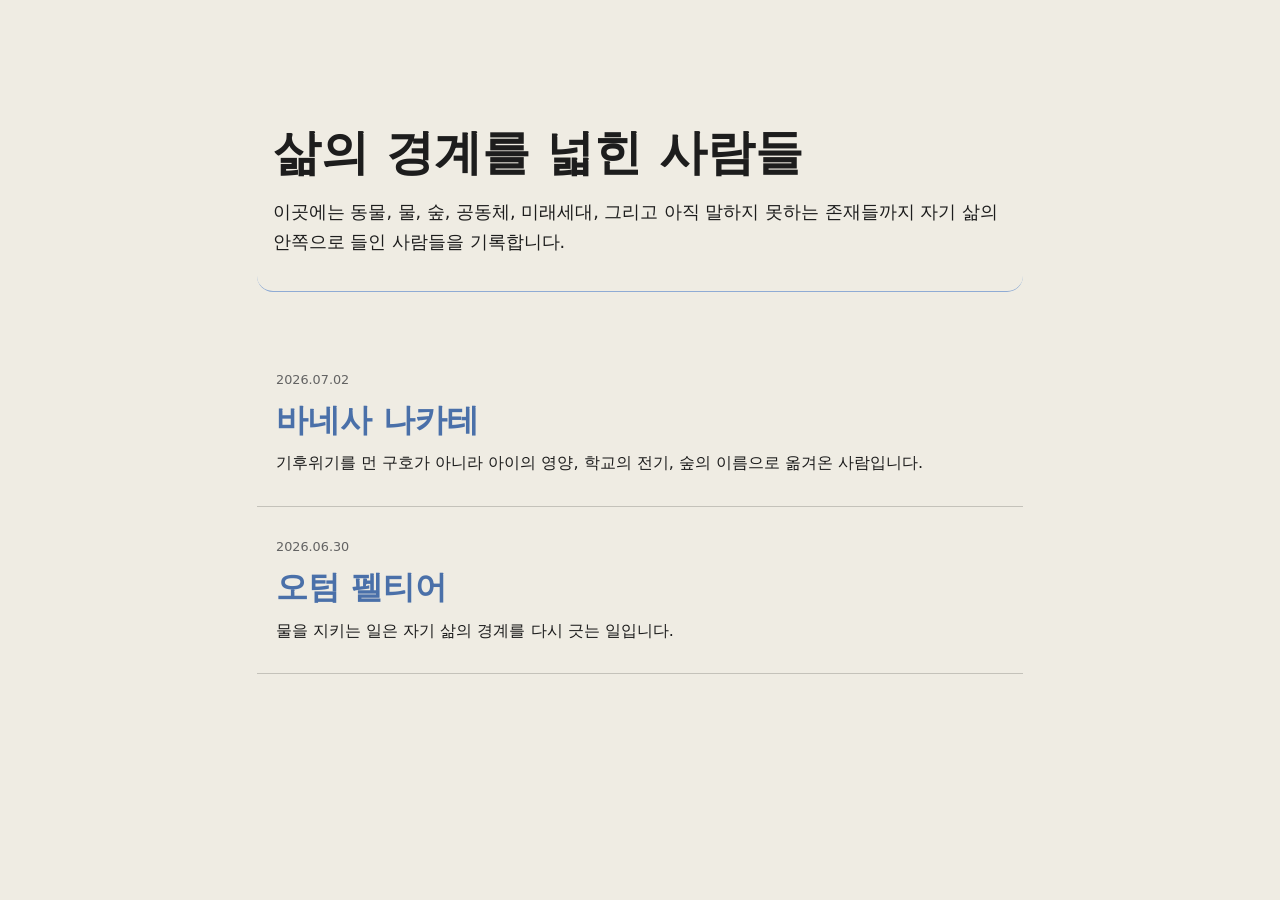
<file: index.html>
<!doctype html>
<html lang="ko">
<head>
  <meta charset="UTF-8">
  <meta name="viewport" content="width=device-width, initial-scale=1.0">
  <meta name="description" content="자아의 반경: 삶의 경계를 넓힌 사람들을 기록하는 한국어 인물 에세이 목록입니다.">
  <title>자아의 반경</title>
  <link rel="stylesheet" href="./style.css">
  <script defer src="./main.js"></script>
</head>
<body>
  <main>
    <header class="title-w">
      <h1>삶의 경계를 넓힌 사람들</h1>
      <p class="big">이곳에는 동물, 물, 숲, 공동체, 미래세대, 그리고 아직 말하지 못하는 존재들까지 자기 삶의 안쪽으로 들인 사람들을 기록합니다.</p>
    </header>

    <section>
      <div class="essay-list" data-essay-list>
        <p class="empty">글 목록을 불러오는 중입니다.</p>
      </div>
    </section>
  </main>
</body>
</html>
</file>
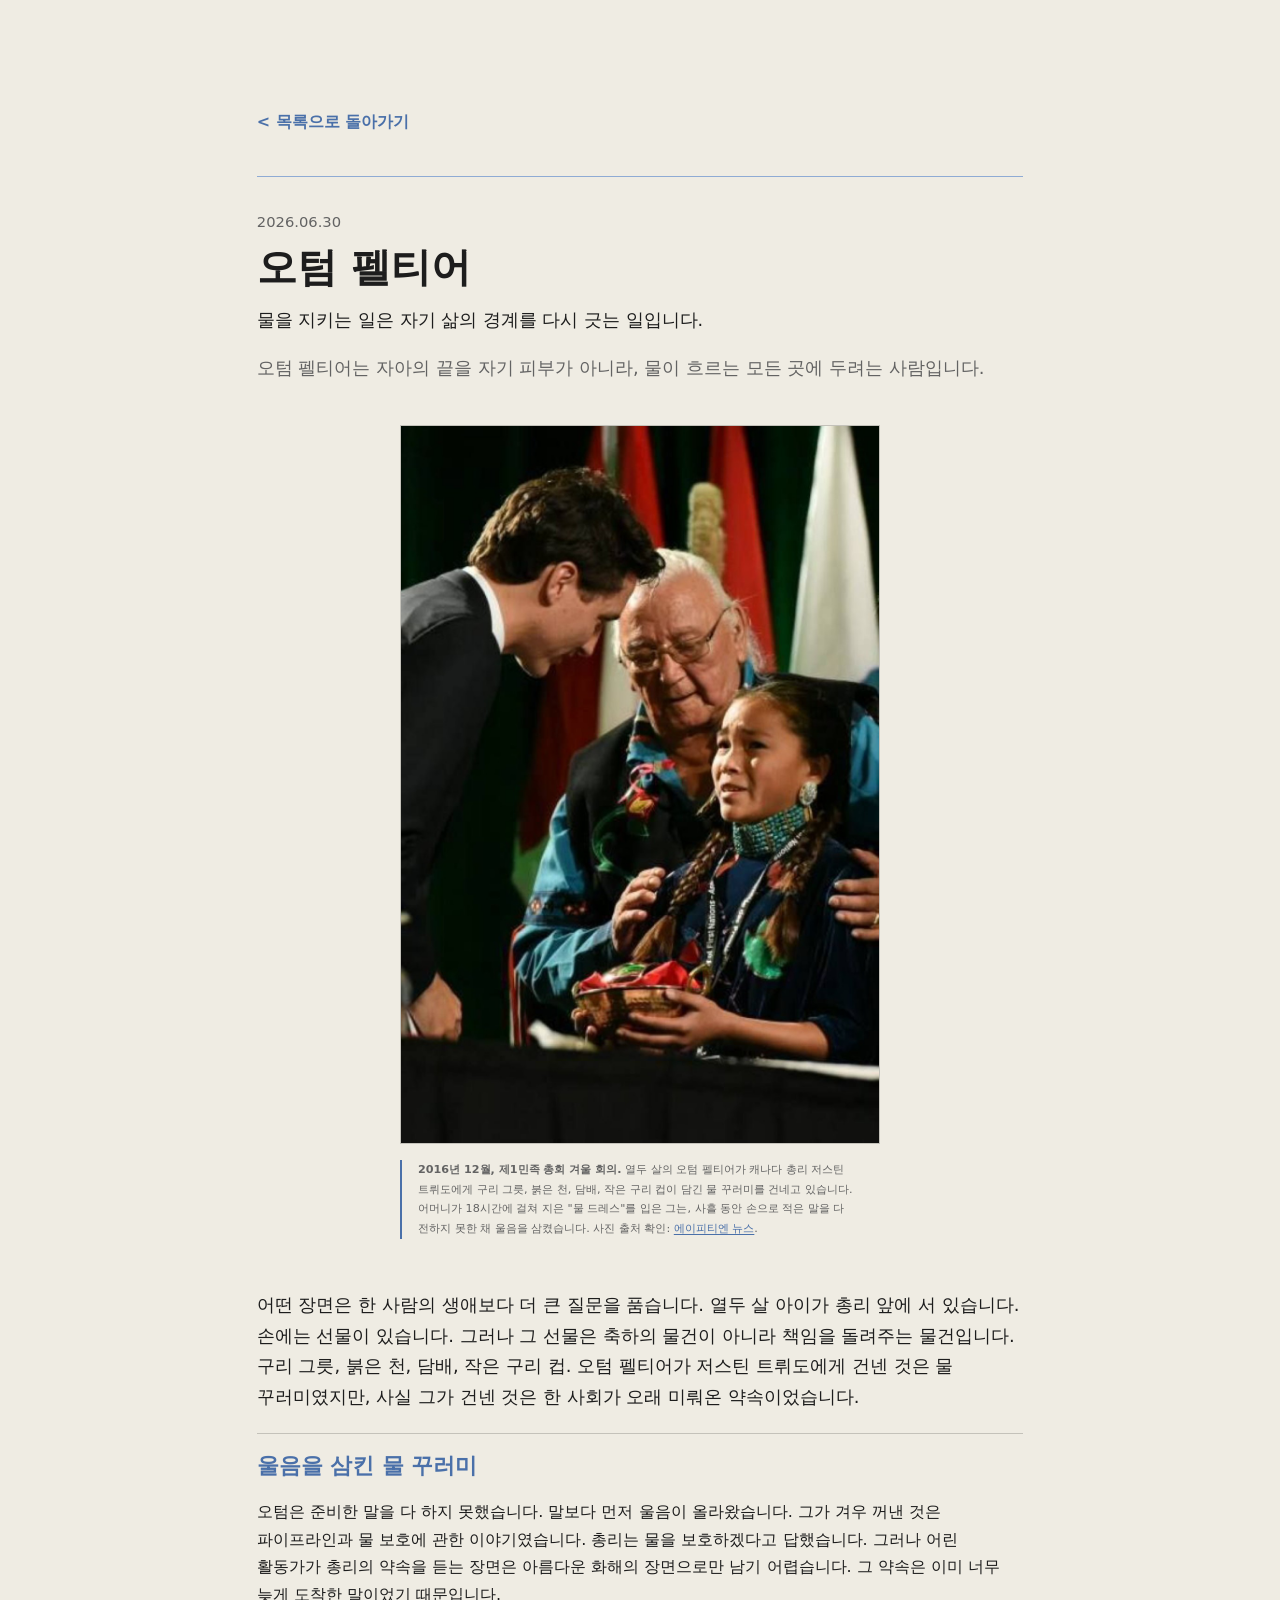
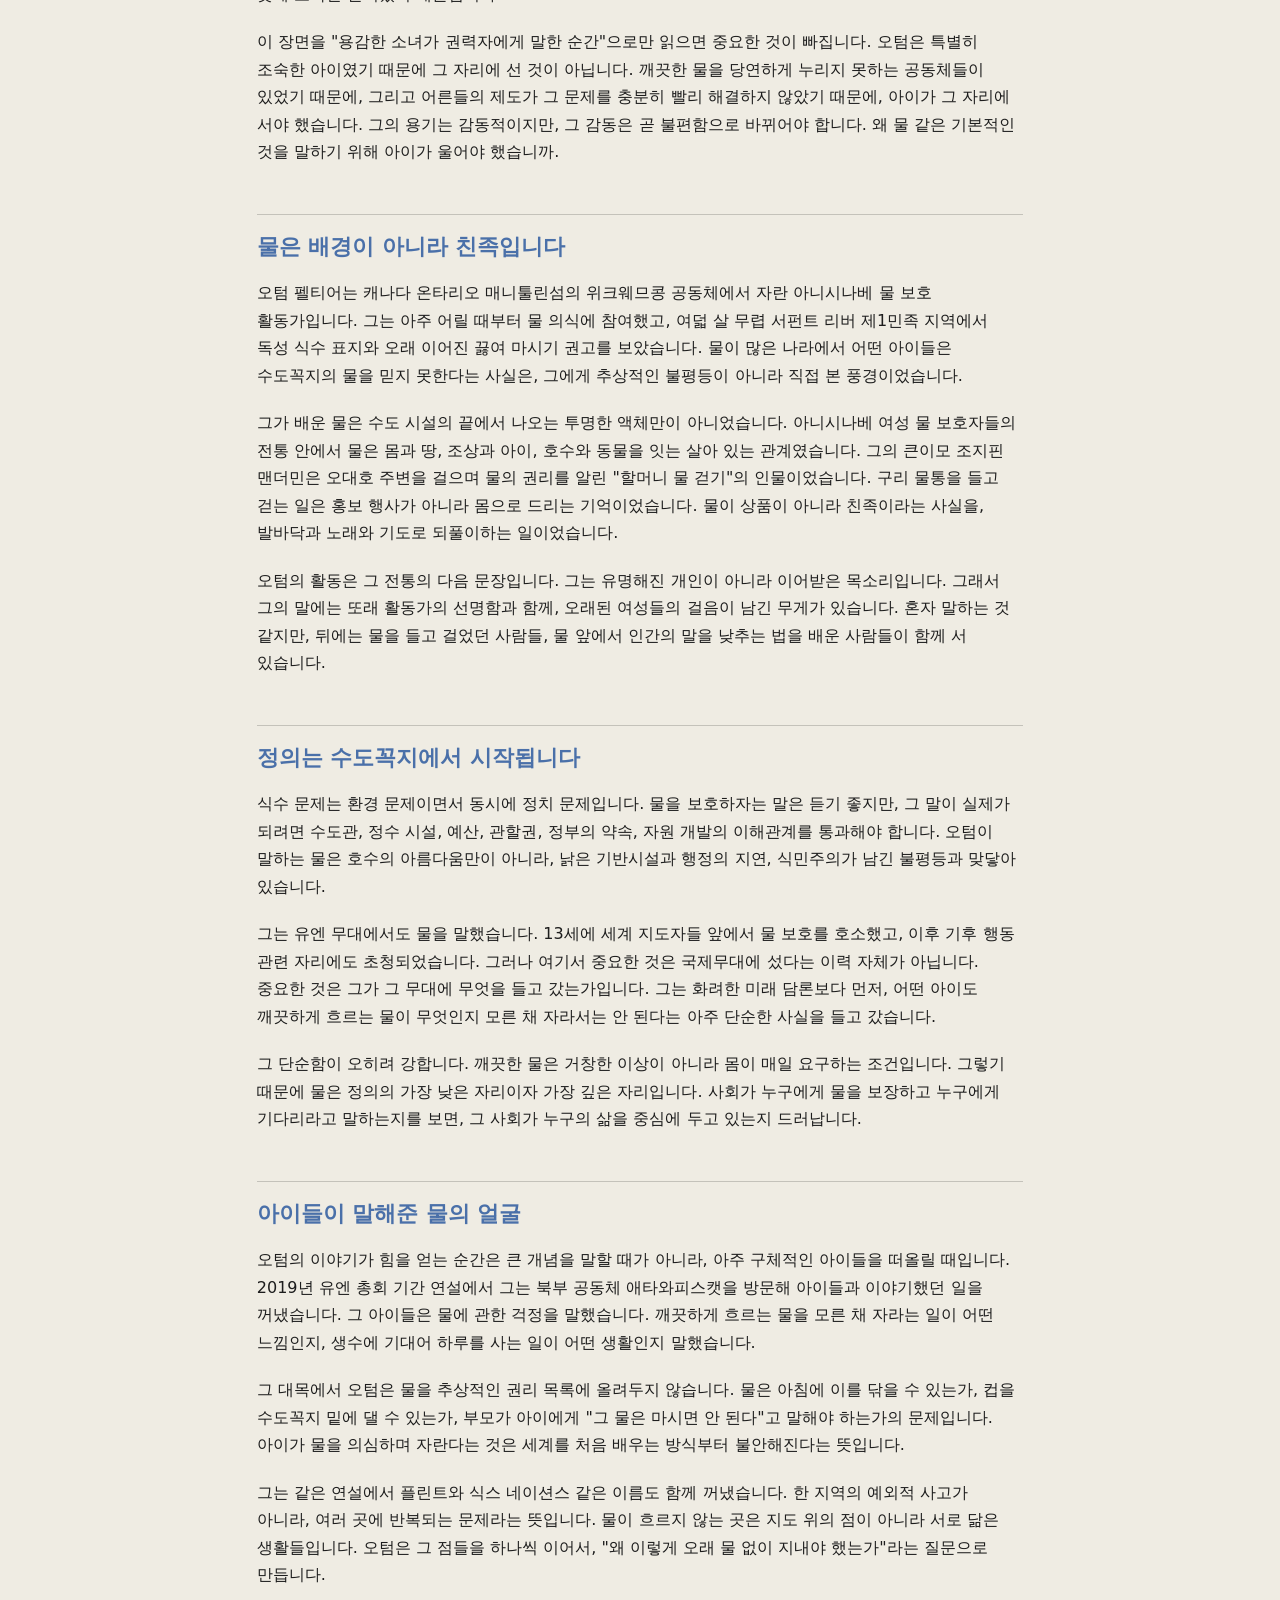
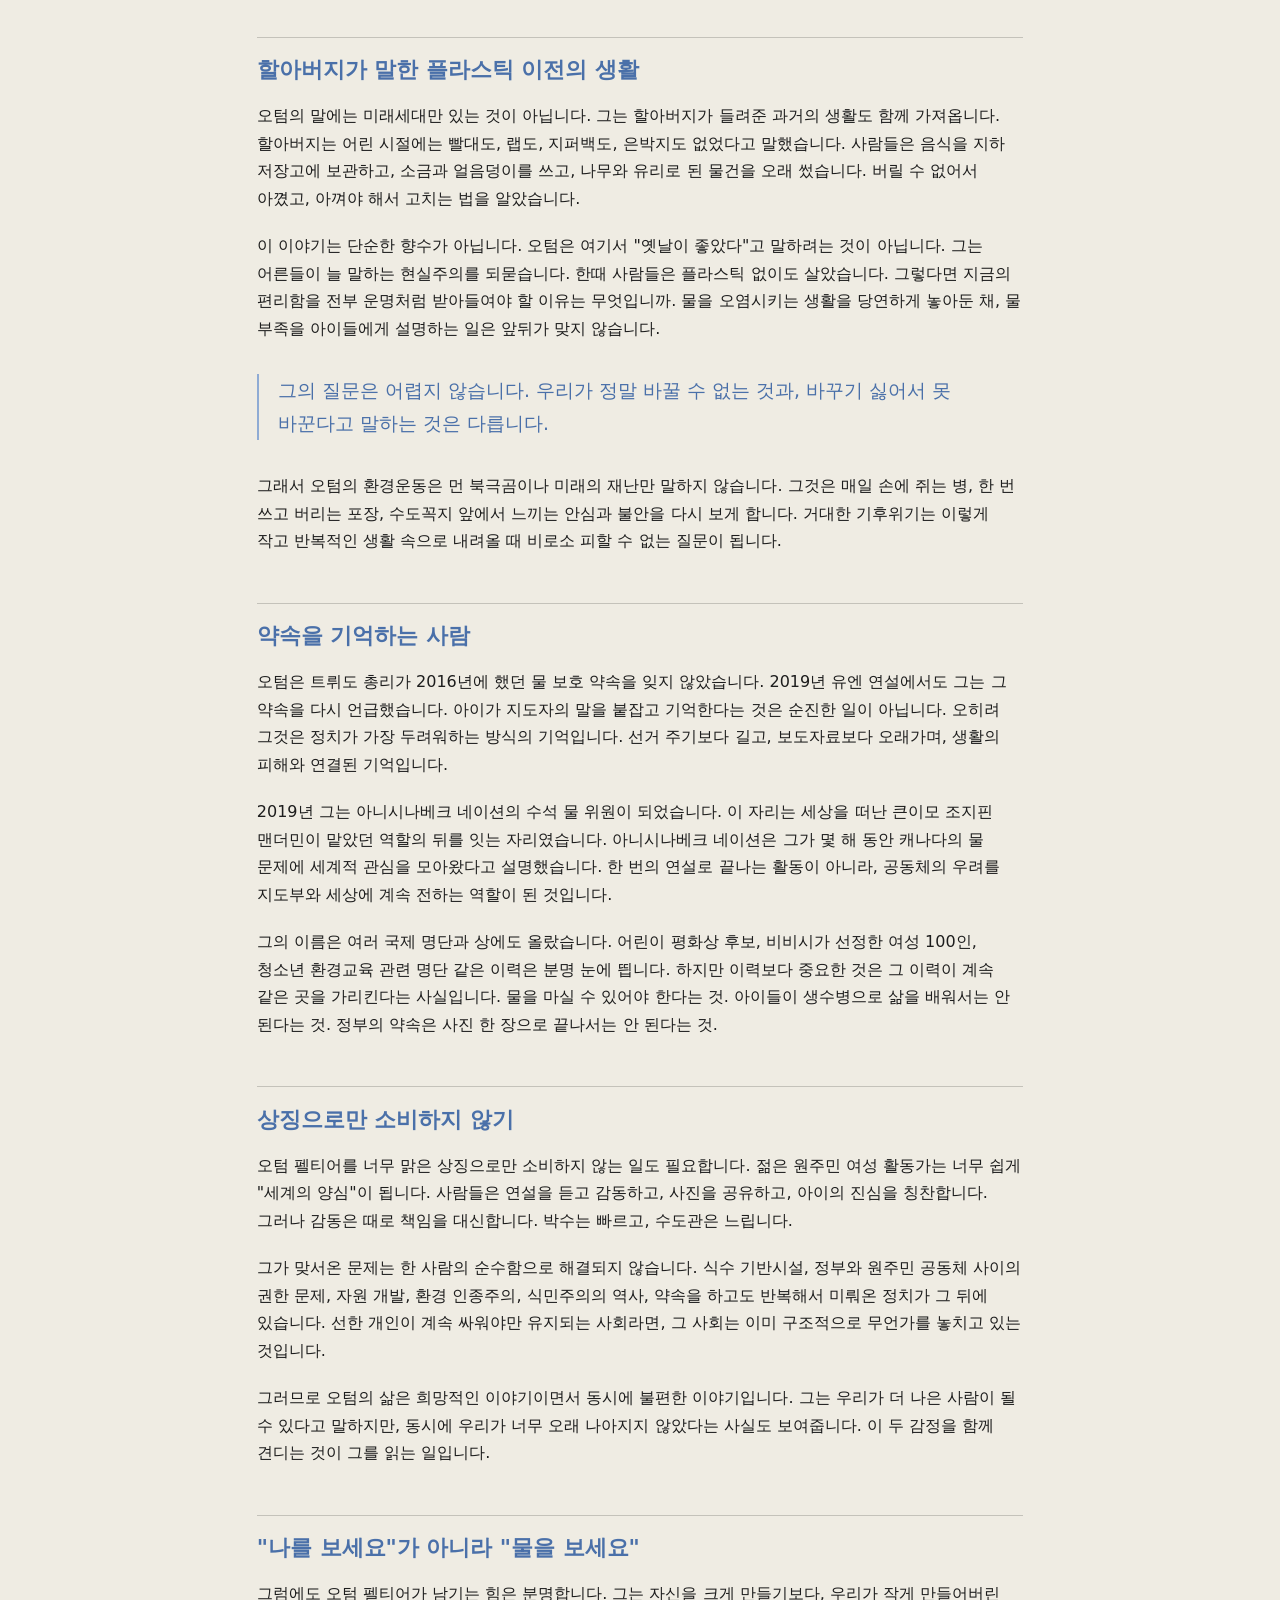
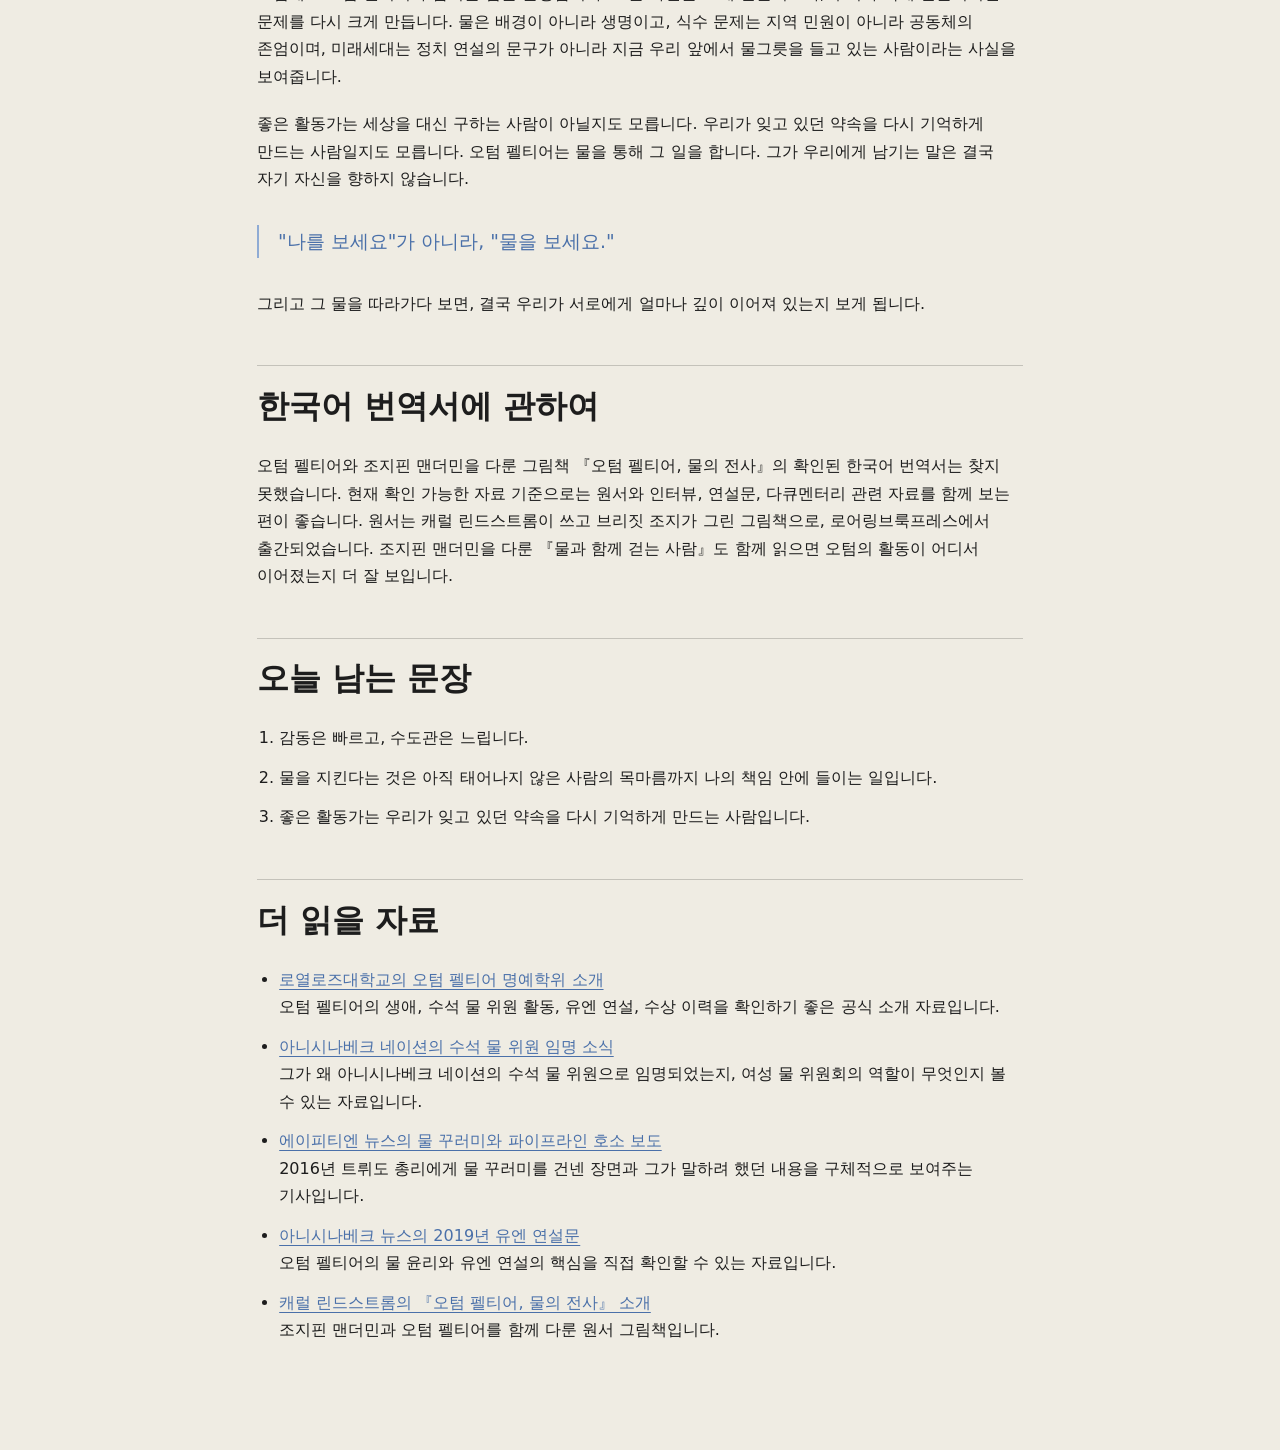
<file: article/autumn-peltier/index.html>
<!doctype html>
<html lang="ko">
<head>
  <meta charset="UTF-8">
  <meta name="viewport" content="width=device-width, initial-scale=1.0">
  <meta name="description" content="오텀 펠티어에 관한 자아의 반경 인물 에세이">
  <title>오텀 펠티어 - 자아의 반경</title>
  <link rel="stylesheet" href="../../style.css">
</head>
<body>
  <main>
    <a class="back-link" href="../../">목록으로 돌아가기</a>

    <article class="essay-doc">
      <p class="date">2026.06.30</p>
      <h1>오텀 펠티어</h1>
      <p class="lead">물을 지키는 일은 자기 삶의 경계를 다시 긋는 일입니다.</p>
      <p class="essay-intro">오텀 펠티어는 자아의 끝을 자기 피부가 아니라, 물이 흐르는 모든 곳에 두려는 사람입니다.</p>

      <figure class="essay-photo">
        <img src="./trudeau-meeting.png" alt="2016년, 열두 살의 오텀 펠티어가 캐나다 총리 저스틴 트뤼도에게 물 꾸러미를 건네는 모습">
        <figcaption>
          <strong>2016년 12월, 제1민족 총회 겨울 회의.</strong> 열두 살의 오텀 펠티어가 캐나다 총리 저스틴 트뤼도에게 구리 그릇, 붉은 천, 담배, 작은 구리 컵이 담긴 물 꾸러미를 건네고 있습니다. 어머니가 18시간에 걸쳐 지은 "물 드레스"를 입은 그는, 사흘 동안 손으로 적은 말을 다 전하지 못한 채 울음을 삼켰습니다. 사진 출처 확인: <a href="https://www.aptnnews.ca/national-news/the-gift-a-tearful-pipeline-plea-autumn-peltier-12-reveals-what-she-told-pm-trudeau/" target="_blank" rel="noopener">에이피티엔 뉴스</a>.
        </figcaption>
      </figure>

      <div class="essay-body">
        <p class="lede">어떤 장면은 한 사람의 생애보다 더 큰 질문을 품습니다. 열두 살 아이가 총리 앞에 서 있습니다. 손에는 선물이 있습니다. 그러나 그 선물은 축하의 물건이 아니라 책임을 돌려주는 물건입니다. 구리 그릇, 붉은 천, 담배, 작은 구리 컵. 오텀 펠티어가 저스틴 트뤼도에게 건넨 것은 물 꾸러미였지만, 사실 그가 건넨 것은 한 사회가 오래 미뤄온 약속이었습니다.</p>

        <section>
          <h2>울음을 삼킨 물 꾸러미</h2>
          <p>오텀은 준비한 말을 다 하지 못했습니다. 말보다 먼저 울음이 올라왔습니다. 그가 겨우 꺼낸 것은 파이프라인과 물 보호에 관한 이야기였습니다. 총리는 물을 보호하겠다고 답했습니다. 그러나 어린 활동가가 총리의 약속을 듣는 장면은 아름다운 화해의 장면으로만 남기 어렵습니다. 그 약속은 이미 너무 늦게 도착한 말이었기 때문입니다.</p>
          <p>이 장면을 "용감한 소녀가 권력자에게 말한 순간"으로만 읽으면 중요한 것이 빠집니다. 오텀은 특별히 조숙한 아이였기 때문에 그 자리에 선 것이 아닙니다. 깨끗한 물을 당연하게 누리지 못하는 공동체들이 있었기 때문에, 그리고 어른들의 제도가 그 문제를 충분히 빨리 해결하지 않았기 때문에, 아이가 그 자리에 서야 했습니다. 그의 용기는 감동적이지만, 그 감동은 곧 불편함으로 바뀌어야 합니다. 왜 물 같은 기본적인 것을 말하기 위해 아이가 울어야 했습니까.</p>
        </section>

        <section>
          <h2>물은 배경이 아니라 친족입니다</h2>
          <p>오텀 펠티어는 캐나다 온타리오 매니툴린섬의 위크웨므콩 공동체에서 자란 아니시나베 물 보호 활동가입니다. 그는 아주 어릴 때부터 물 의식에 참여했고, 여덟 살 무렵 서펀트 리버 제1민족 지역에서 독성 식수 표지와 오래 이어진 끓여 마시기 권고를 보았습니다. 물이 많은 나라에서 어떤 아이들은 수도꼭지의 물을 믿지 못한다는 사실은, 그에게 추상적인 불평등이 아니라 직접 본 풍경이었습니다.</p>
          <p>그가 배운 물은 수도 시설의 끝에서 나오는 투명한 액체만이 아니었습니다. 아니시나베 여성 물 보호자들의 전통 안에서 물은 몸과 땅, 조상과 아이, 호수와 동물을 잇는 살아 있는 관계였습니다. 그의 큰이모 조지핀 맨더민은 오대호 주변을 걸으며 물의 권리를 알린 "할머니 물 걷기"의 인물이었습니다. 구리 물통을 들고 걷는 일은 홍보 행사가 아니라 몸으로 드리는 기억이었습니다. 물이 상품이 아니라 친족이라는 사실을, 발바닥과 노래와 기도로 되풀이하는 일이었습니다.</p>
          <p>오텀의 활동은 그 전통의 다음 문장입니다. 그는 유명해진 개인이 아니라 이어받은 목소리입니다. 그래서 그의 말에는 또래 활동가의 선명함과 함께, 오래된 여성들의 걸음이 남긴 무게가 있습니다. 혼자 말하는 것 같지만, 뒤에는 물을 들고 걸었던 사람들, 물 앞에서 인간의 말을 낮추는 법을 배운 사람들이 함께 서 있습니다.</p>
        </section>

        <section>
          <h2>정의는 수도꼭지에서 시작됩니다</h2>
          <p>식수 문제는 환경 문제이면서 동시에 정치 문제입니다. 물을 보호하자는 말은 듣기 좋지만, 그 말이 실제가 되려면 수도관, 정수 시설, 예산, 관할권, 정부의 약속, 자원 개발의 이해관계를 통과해야 합니다. 오텀이 말하는 물은 호수의 아름다움만이 아니라, 낡은 기반시설과 행정의 지연, 식민주의가 남긴 불평등과 맞닿아 있습니다.</p>
          <p>그는 유엔 무대에서도 물을 말했습니다. 13세에 세계 지도자들 앞에서 물 보호를 호소했고, 이후 기후 행동 관련 자리에도 초청되었습니다. 그러나 여기서 중요한 것은 국제무대에 섰다는 이력 자체가 아닙니다. 중요한 것은 그가 그 무대에 무엇을 들고 갔는가입니다. 그는 화려한 미래 담론보다 먼저, 어떤 아이도 깨끗하게 흐르는 물이 무엇인지 모른 채 자라서는 안 된다는 아주 단순한 사실을 들고 갔습니다.</p>
          <p>그 단순함이 오히려 강합니다. 깨끗한 물은 거창한 이상이 아니라 몸이 매일 요구하는 조건입니다. 그렇기 때문에 물은 정의의 가장 낮은 자리이자 가장 깊은 자리입니다. 사회가 누구에게 물을 보장하고 누구에게 기다리라고 말하는지를 보면, 그 사회가 누구의 삶을 중심에 두고 있는지 드러납니다.</p>
        </section>

        <section>
          <h2>아이들이 말해준 물의 얼굴</h2>
          <p>오텀의 이야기가 힘을 얻는 순간은 큰 개념을 말할 때가 아니라, 아주 구체적인 아이들을 떠올릴 때입니다. 2019년 유엔 총회 기간 연설에서 그는 북부 공동체 애타와피스캣을 방문해 아이들과 이야기했던 일을 꺼냈습니다. 그 아이들은 물에 관한 걱정을 말했습니다. 깨끗하게 흐르는 물을 모른 채 자라는 일이 어떤 느낌인지, 생수에 기대어 하루를 사는 일이 어떤 생활인지 말했습니다.</p>
          <p>그 대목에서 오텀은 물을 추상적인 권리 목록에 올려두지 않습니다. 물은 아침에 이를 닦을 수 있는가, 컵을 수도꼭지 밑에 댈 수 있는가, 부모가 아이에게 "그 물은 마시면 안 된다"고 말해야 하는가의 문제입니다. 아이가 물을 의심하며 자란다는 것은 세계를 처음 배우는 방식부터 불안해진다는 뜻입니다.</p>
          <p>그는 같은 연설에서 플린트와 식스 네이션스 같은 이름도 함께 꺼냈습니다. 한 지역의 예외적 사고가 아니라, 여러 곳에 반복되는 문제라는 뜻입니다. 물이 흐르지 않는 곳은 지도 위의 점이 아니라 서로 닮은 생활들입니다. 오텀은 그 점들을 하나씩 이어서, "왜 이렇게 오래 물 없이 지내야 했는가"라는 질문으로 만듭니다.</p>
        </section>

        <section>
          <h2>할아버지가 말한 플라스틱 이전의 생활</h2>
          <p>오텀의 말에는 미래세대만 있는 것이 아닙니다. 그는 할아버지가 들려준 과거의 생활도 함께 가져옵니다. 할아버지는 어린 시절에는 빨대도, 랩도, 지퍼백도, 은박지도 없었다고 말했습니다. 사람들은 음식을 지하 저장고에 보관하고, 소금과 얼음덩이를 쓰고, 나무와 유리로 된 물건을 오래 썼습니다. 버릴 수 없어서 아꼈고, 아껴야 해서 고치는 법을 알았습니다.</p>
          <p>이 이야기는 단순한 향수가 아닙니다. 오텀은 여기서 "옛날이 좋았다"고 말하려는 것이 아닙니다. 그는 어른들이 늘 말하는 현실주의를 되묻습니다. 한때 사람들은 플라스틱 없이도 살았습니다. 그렇다면 지금의 편리함을 전부 운명처럼 받아들여야 할 이유는 무엇입니까. 물을 오염시키는 생활을 당연하게 놓아둔 채, 물 부족을 아이들에게 설명하는 일은 앞뒤가 맞지 않습니다.</p>
          <blockquote>그의 질문은 어렵지 않습니다. 우리가 정말 바꿀 수 없는 것과, 바꾸기 싫어서 못 바꾼다고 말하는 것은 다릅니다.</blockquote>
          <p>그래서 오텀의 환경운동은 먼 북극곰이나 미래의 재난만 말하지 않습니다. 그것은 매일 손에 쥐는 병, 한 번 쓰고 버리는 포장, 수도꼭지 앞에서 느끼는 안심과 불안을 다시 보게 합니다. 거대한 기후위기는 이렇게 작고 반복적인 생활 속으로 내려올 때 비로소 피할 수 없는 질문이 됩니다.</p>
        </section>

        <section>
          <h2>약속을 기억하는 사람</h2>
          <p>오텀은 트뤼도 총리가 2016년에 했던 물 보호 약속을 잊지 않았습니다. 2019년 유엔 연설에서도 그는 그 약속을 다시 언급했습니다. 아이가 지도자의 말을 붙잡고 기억한다는 것은 순진한 일이 아닙니다. 오히려 그것은 정치가 가장 두려워하는 방식의 기억입니다. 선거 주기보다 길고, 보도자료보다 오래가며, 생활의 피해와 연결된 기억입니다.</p>
          <p>2019년 그는 아니시나베크 네이션의 수석 물 위원이 되었습니다. 이 자리는 세상을 떠난 큰이모 조지핀 맨더민이 맡았던 역할의 뒤를 잇는 자리였습니다. 아니시나베크 네이션은 그가 몇 해 동안 캐나다의 물 문제에 세계적 관심을 모아왔다고 설명했습니다. 한 번의 연설로 끝나는 활동이 아니라, 공동체의 우려를 지도부와 세상에 계속 전하는 역할이 된 것입니다.</p>
          <p>그의 이름은 여러 국제 명단과 상에도 올랐습니다. 어린이 평화상 후보, 비비시가 선정한 여성 100인, 청소년 환경교육 관련 명단 같은 이력은 분명 눈에 띕니다. 하지만 이력보다 중요한 것은 그 이력이 계속 같은 곳을 가리킨다는 사실입니다. 물을 마실 수 있어야 한다는 것. 아이들이 생수병으로 삶을 배워서는 안 된다는 것. 정부의 약속은 사진 한 장으로 끝나서는 안 된다는 것.</p>
        </section>

        <section>
          <h2>상징으로만 소비하지 않기</h2>
          <p>오텀 펠티어를 너무 맑은 상징으로만 소비하지 않는 일도 필요합니다. 젊은 원주민 여성 활동가는 너무 쉽게 "세계의 양심"이 됩니다. 사람들은 연설을 듣고 감동하고, 사진을 공유하고, 아이의 진심을 칭찬합니다. 그러나 감동은 때로 책임을 대신합니다. 박수는 빠르고, 수도관은 느립니다.</p>
          <p>그가 맞서온 문제는 한 사람의 순수함으로 해결되지 않습니다. 식수 기반시설, 정부와 원주민 공동체 사이의 권한 문제, 자원 개발, 환경 인종주의, 식민주의의 역사, 약속을 하고도 반복해서 미뤄온 정치가 그 뒤에 있습니다. 선한 개인이 계속 싸워야만 유지되는 사회라면, 그 사회는 이미 구조적으로 무언가를 놓치고 있는 것입니다.</p>
          <p>그러므로 오텀의 삶은 희망적인 이야기이면서 동시에 불편한 이야기입니다. 그는 우리가 더 나은 사람이 될 수 있다고 말하지만, 동시에 우리가 너무 오래 나아지지 않았다는 사실도 보여줍니다. 이 두 감정을 함께 견디는 것이 그를 읽는 일입니다.</p>
        </section>

        <section>
          <h2>"나를 보세요"가 아니라 "물을 보세요"</h2>
          <p>그럼에도 오텀 펠티어가 남기는 힘은 분명합니다. 그는 자신을 크게 만들기보다, 우리가 작게 만들어버린 문제를 다시 크게 만듭니다. 물은 배경이 아니라 생명이고, 식수 문제는 지역 민원이 아니라 공동체의 존엄이며, 미래세대는 정치 연설의 문구가 아니라 지금 우리 앞에서 물그릇을 들고 있는 사람이라는 사실을 보여줍니다.</p>
          <p>좋은 활동가는 세상을 대신 구하는 사람이 아닐지도 모릅니다. 우리가 잊고 있던 약속을 다시 기억하게 만드는 사람일지도 모릅니다. 오텀 펠티어는 물을 통해 그 일을 합니다. 그가 우리에게 남기는 말은 결국 자기 자신을 향하지 않습니다.</p>
          <blockquote>"나를 보세요"가 아니라, "물을 보세요."</blockquote>
          <p>그리고 그 물을 따라가다 보면, 결국 우리가 서로에게 얼마나 깊이 이어져 있는지 보게 됩니다.</p>
        </section>
      </div>

      <section class="info-box" aria-labelledby="translation-title">
        <h2 id="translation-title">한국어 번역서에 관하여</h2>
        <p>오텀 펠티어와 조지핀 맨더민을 다룬 그림책 『오텀 펠티어, 물의 전사』의 확인된 한국어 번역서는 찾지 못했습니다. 현재 확인 가능한 자료 기준으로는 원서와 인터뷰, 연설문, 다큐멘터리 관련 자료를 함께 보는 편이 좋습니다. 원서는 캐럴 린드스트롬이 쓰고 브리짓 조지가 그린 그림책으로, 로어링브룩프레스에서 출간되었습니다. 조지핀 맨더민을 다룬 『물과 함께 걷는 사람』도 함께 읽으면 오텀의 활동이 어디서 이어졌는지 더 잘 보입니다.</p>
      </section>

      <section class="essay-note" aria-labelledby="sentences-title">
        <h2 id="sentences-title">오늘 남는 문장</h2>
        <ol>
          <li>감동은 빠르고, 수도관은 느립니다.</li>
          <li>물을 지킨다는 것은 아직 태어나지 않은 사람의 목마름까지 나의 책임 안에 들이는 일입니다.</li>
          <li>좋은 활동가는 우리가 잊고 있던 약속을 다시 기억하게 만드는 사람입니다.</li>
        </ol>
      </section>

      <section class="reading-list" aria-labelledby="reading-title">
        <h2 id="reading-title">더 읽을 자료</h2>
        <ul>
          <li><a href="https://www.royalroads.ca/autumn-peltier" target="_blank" rel="noopener">로열로즈대학교의 오텀 펠티어 명예학위 소개</a><br>오텀 펠티어의 생애, 수석 물 위원 활동, 유엔 연설, 수상 이력을 확인하기 좋은 공식 소개 자료입니다.</li>
          <li><a href="https://anishinabek.ca/2019/04/26/autumn-peltier-appointed-anishinabek-nation-chief-water-commissioner/" target="_blank" rel="noopener">아니시나베크 네이션의 수석 물 위원 임명 소식</a><br>그가 왜 아니시나베크 네이션의 수석 물 위원으로 임명되었는지, 여성 물 위원회의 역할이 무엇인지 볼 수 있는 자료입니다.</li>
          <li><a href="https://www.aptnnews.ca/national-news/the-gift-a-tearful-pipeline-plea-autumn-peltier-12-reveals-what-she-told-pm-trudeau/" target="_blank" rel="noopener">에이피티엔 뉴스의 물 꾸러미와 파이프라인 호소 보도</a><br>2016년 트뤼도 총리에게 물 꾸러미를 건넨 장면과 그가 말하려 했던 내용을 구체적으로 보여주는 기사입니다.</li>
          <li><a href="https://anishinabeknews.ca/2019/10/no-child-should-have-to-experience-not-knowing-what-clean-running-water-is-says-autumn-peltier-at-the-united-nations/" target="_blank" rel="noopener">아니시나베크 뉴스의 2019년 유엔 연설문</a><br>오텀 펠티어의 물 윤리와 유엔 연설의 핵심을 직접 확인할 수 있는 자료입니다.</li>
          <li><a href="https://carolelindstrom.com/books/autumn-peltier-water-warrior/" target="_blank" rel="noopener">캐럴 린드스트롬의 『오텀 펠티어, 물의 전사』 소개</a><br>조지핀 맨더민과 오텀 펠티어를 함께 다룬 원서 그림책입니다.</li>
        </ul>
      </section>
    </article>
  </main>
</body>
</html>
</file>
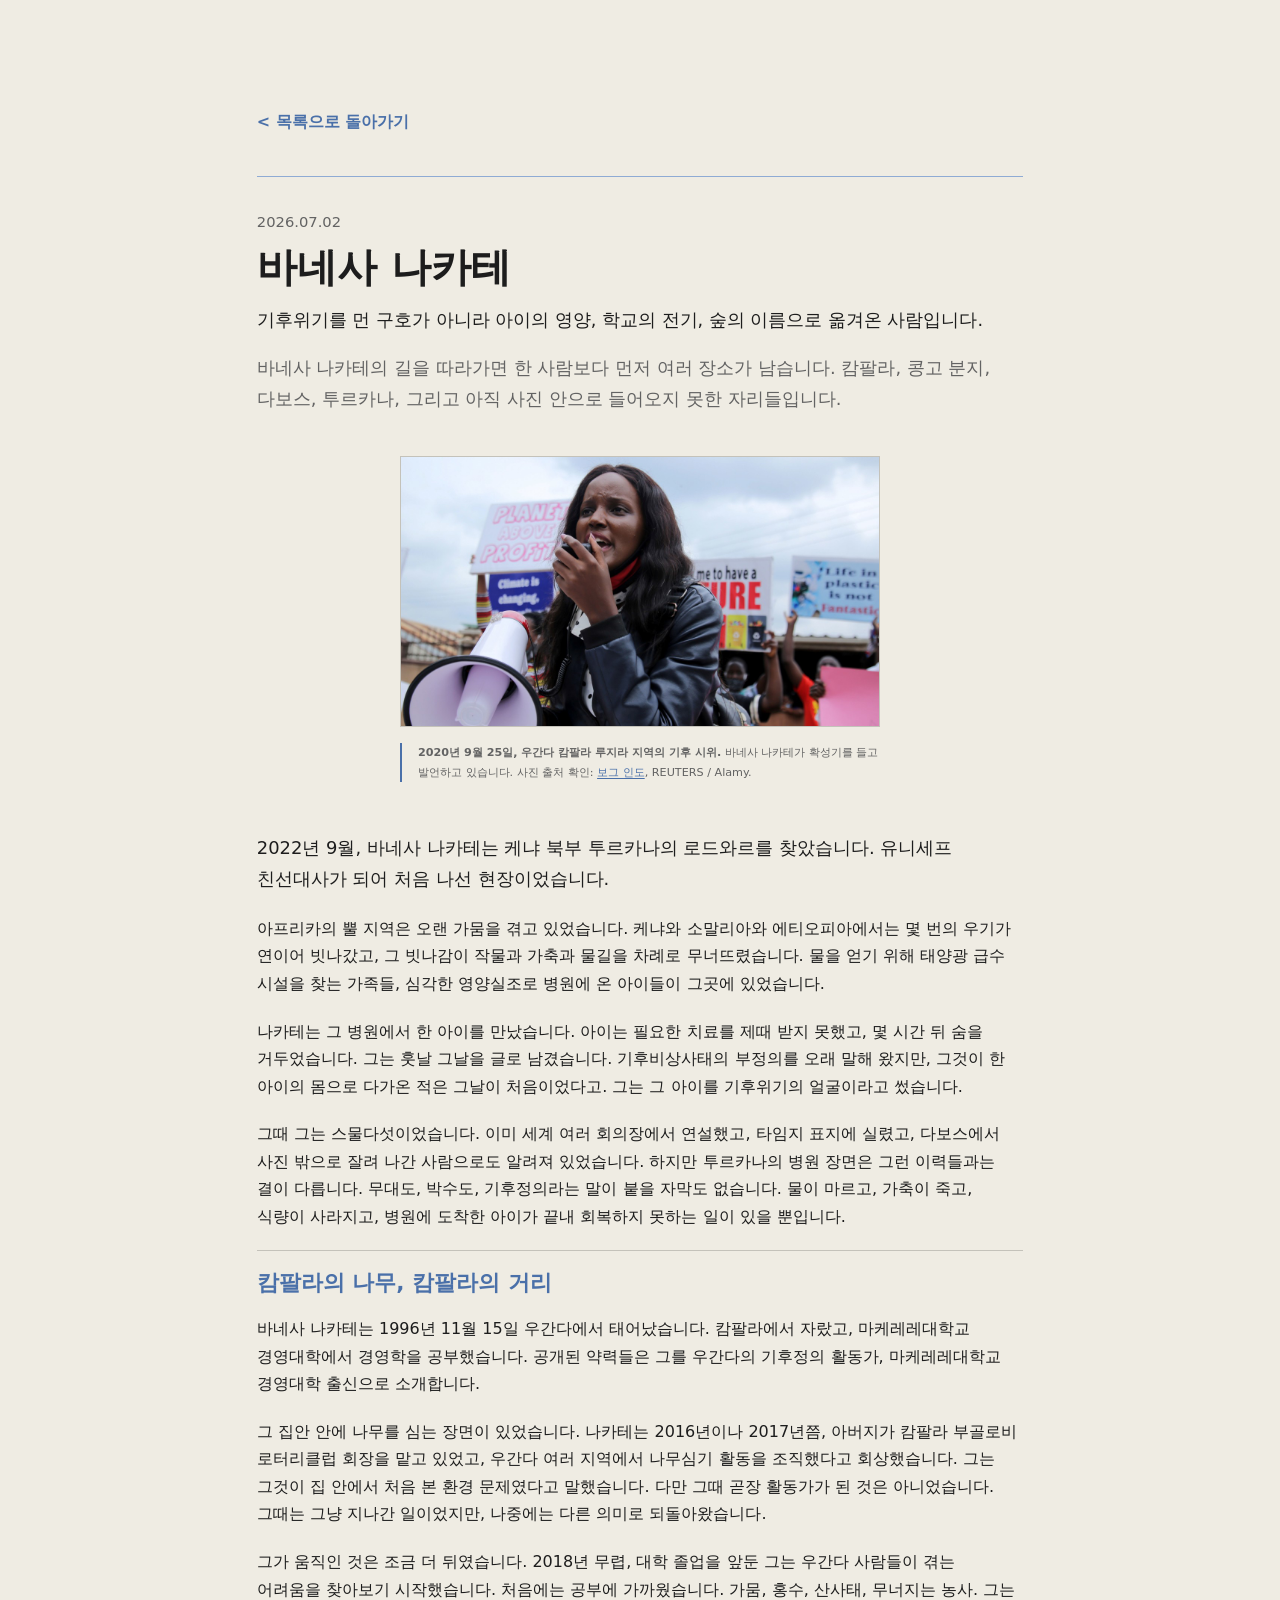
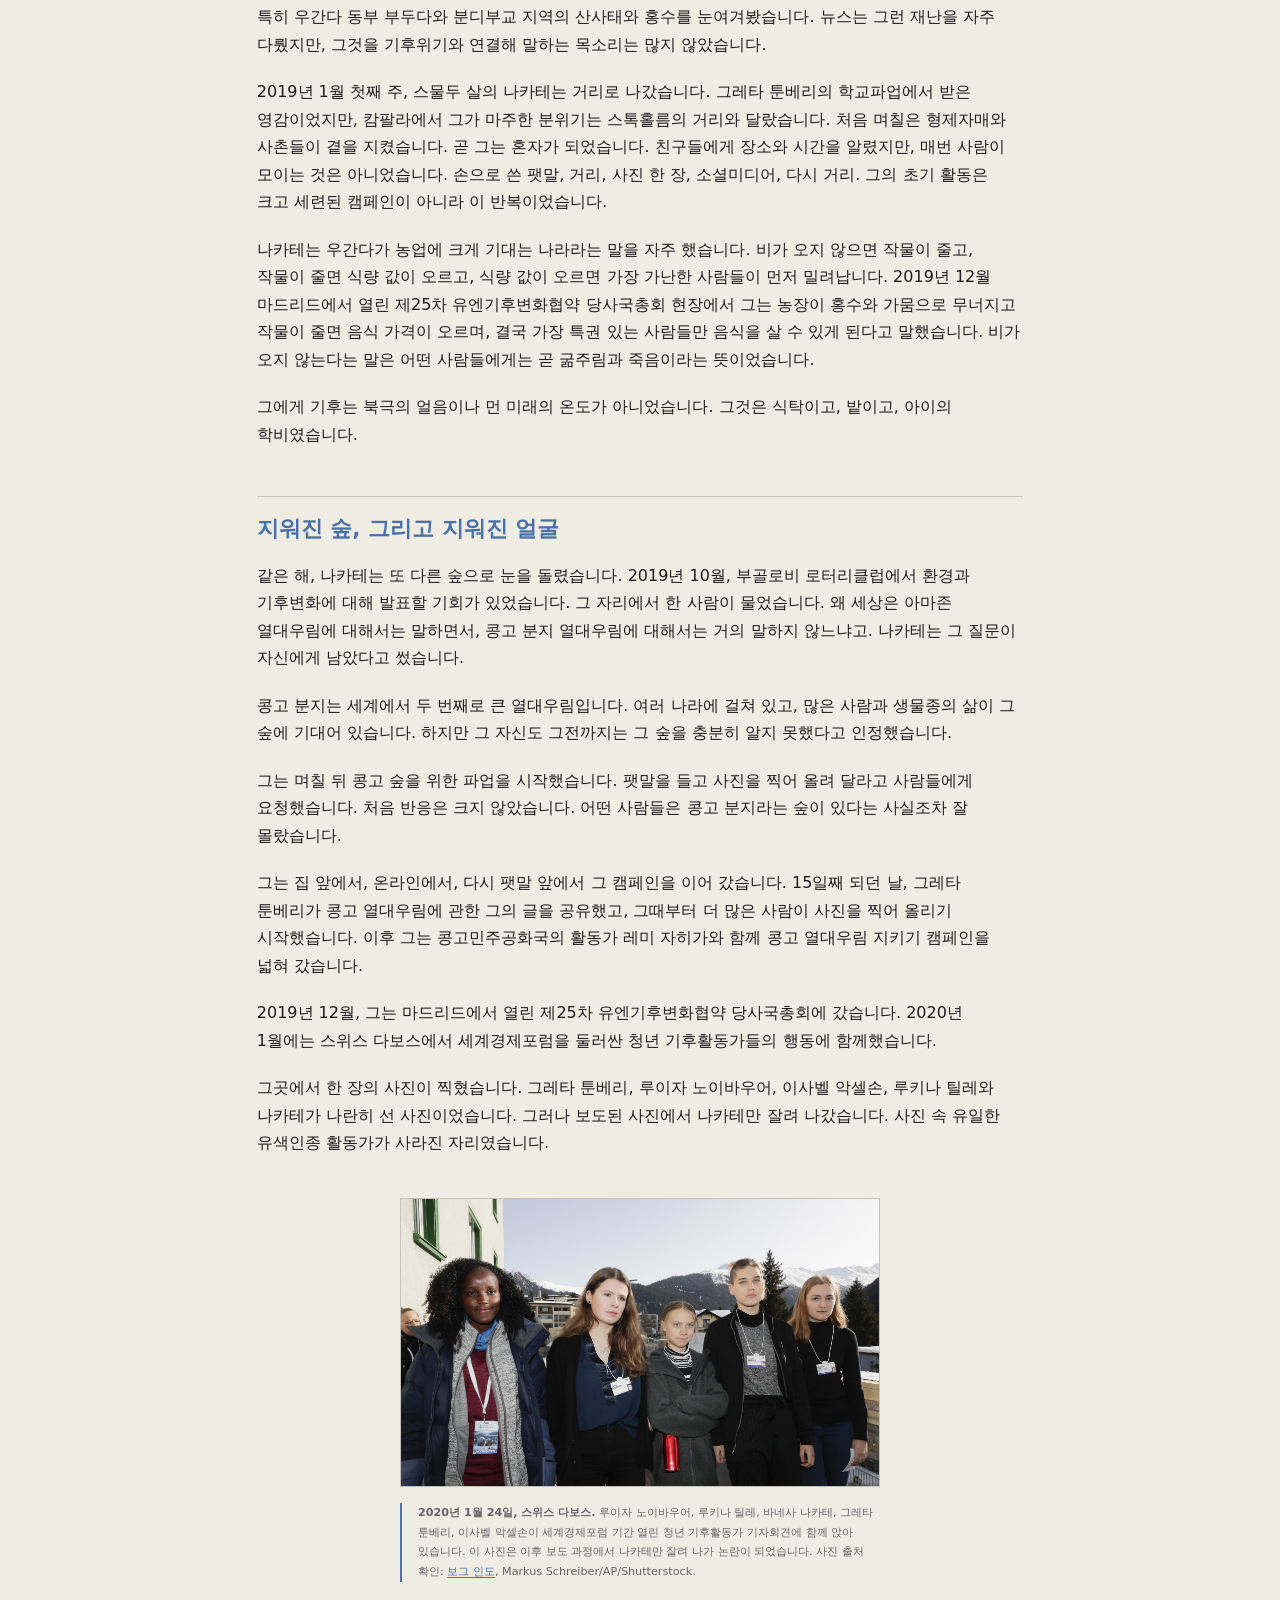
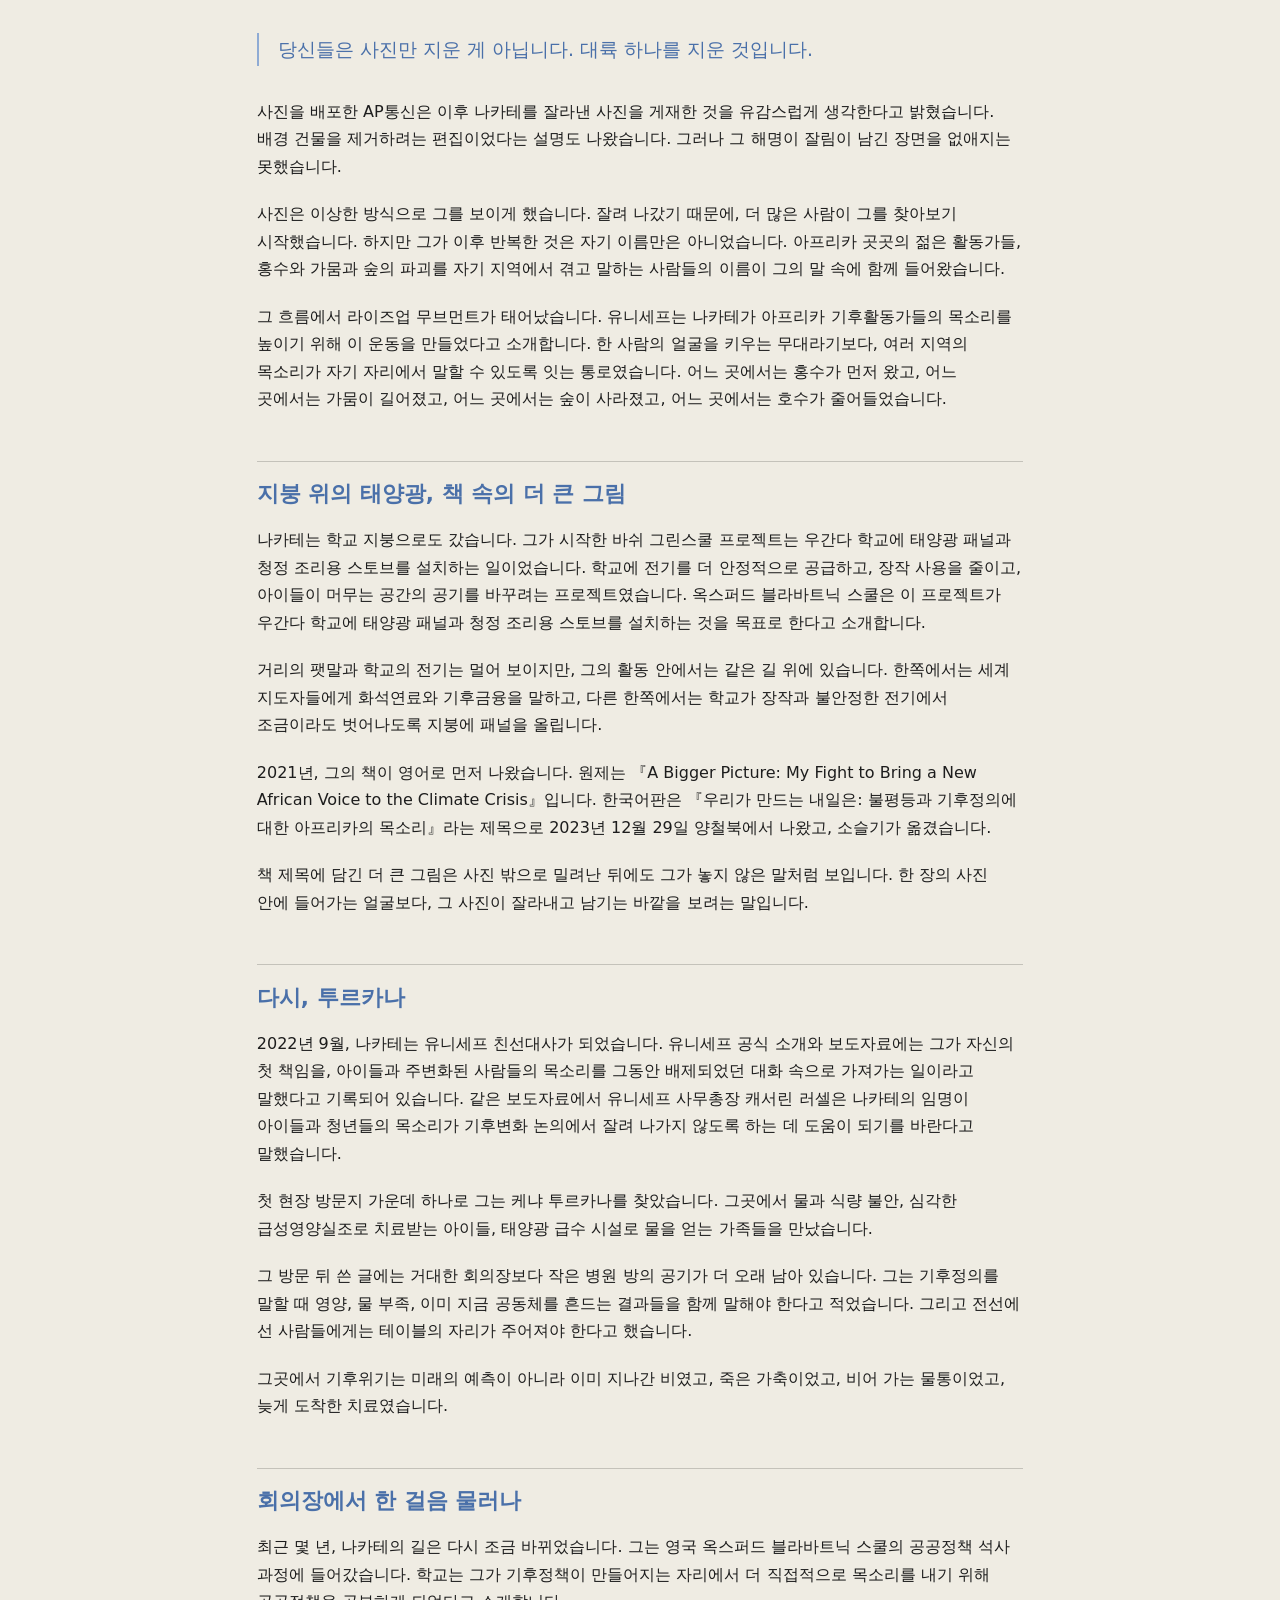
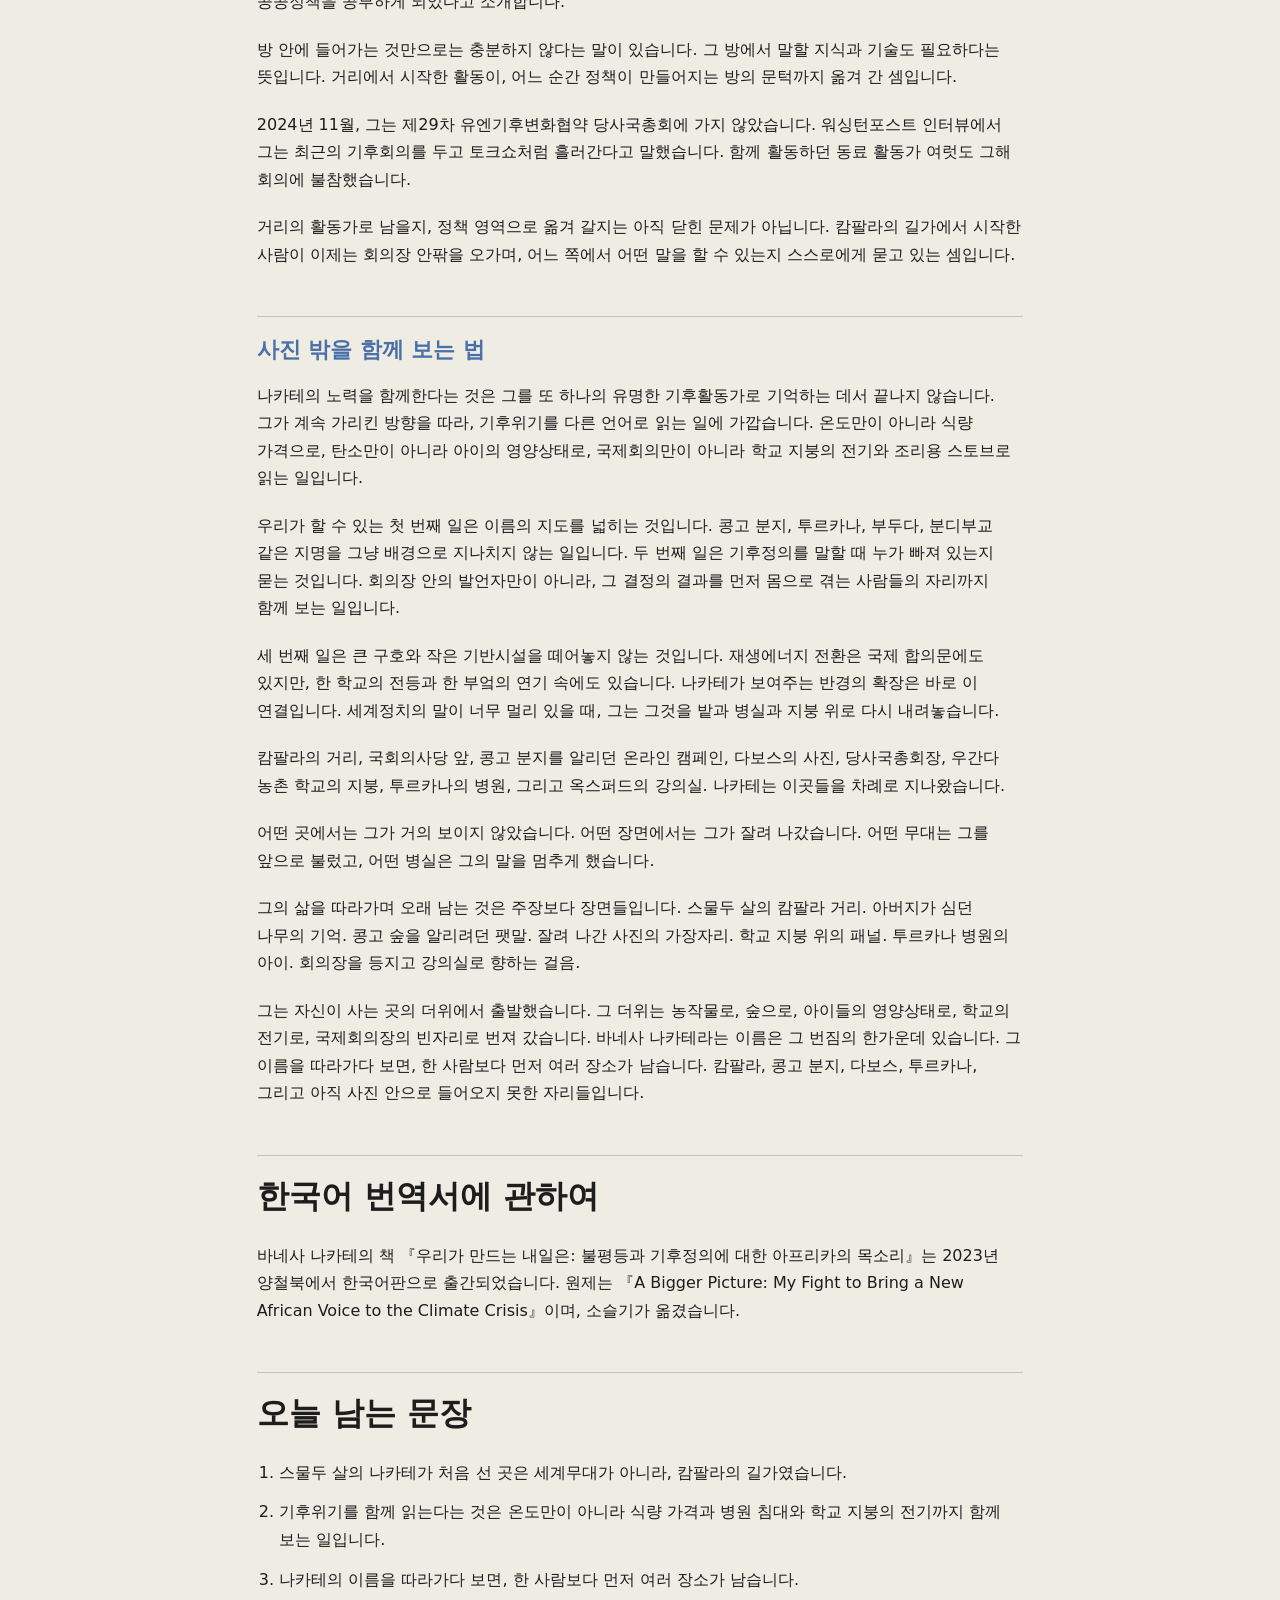
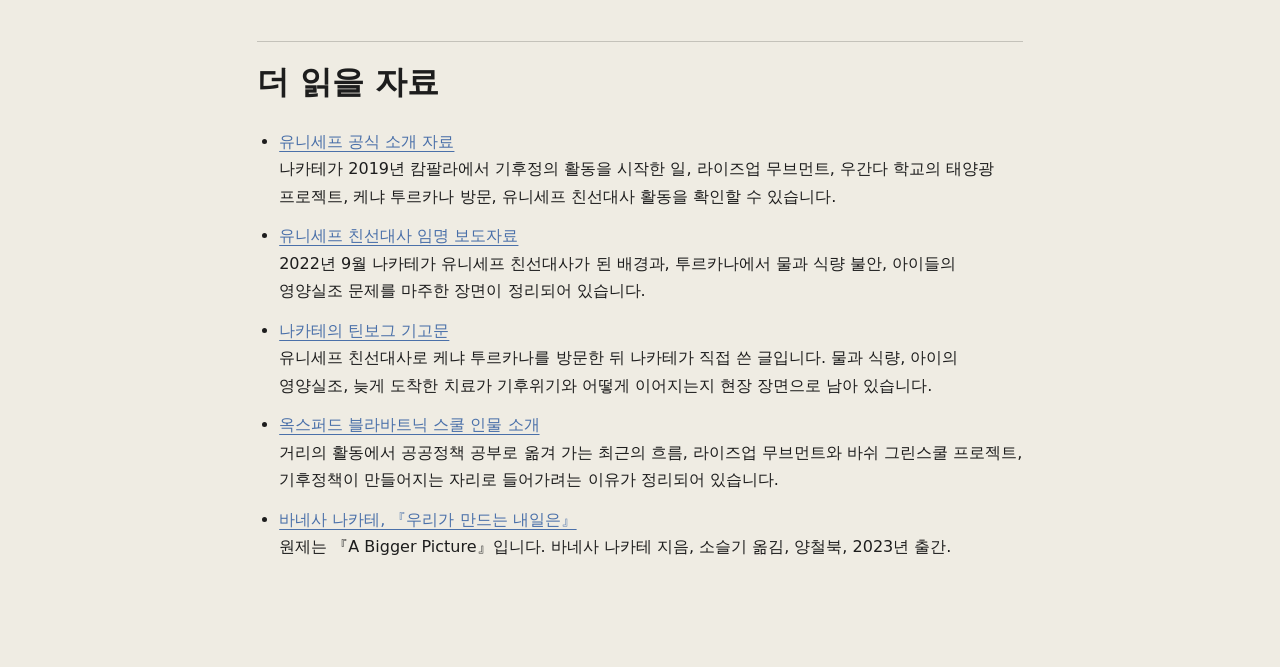
<file: article/vanessa-nakate/index.html>
<!doctype html>
<html lang="ko">
<head>
  <meta charset="UTF-8">
  <meta name="viewport" content="width=device-width, initial-scale=1.0">
  <meta name="description" content="바네사 나카테에 관한 자아의 반경 인물 에세이">
  <title>바네사 나카테 - 자아의 반경</title>
  <link rel="stylesheet" href="../../style.css">
</head>
<body>
  <main>
    <a class="back-link" href="../../">목록으로 돌아가기</a>

    <article class="essay-doc">
      <p class="date">2026.07.02</p>
      <h1>바네사 나카테</h1>
      <p class="lead">기후위기를 먼 구호가 아니라 아이의 영양, 학교의 전기, 숲의 이름으로 옮겨온 사람입니다.</p>
      <p class="essay-intro">바네사 나카테의 길을 따라가면 한 사람보다 먼저 여러 장소가 남습니다. 캄팔라, 콩고 분지, 다보스, 투르카나, 그리고 아직 사진 안으로 들어오지 못한 자리들입니다.</p>

      <figure class="essay-photo">
        <img src="./kampala-climate-protest.jpg" alt="바네사 나카테가 우간다 캄팔라 기후 시위에서 확성기를 들고 발언하는 모습">
        <figcaption>
          <strong>2020년 9월 25일, 우간다 캄팔라 루지라 지역의 기후 시위.</strong> 바네사 나카테가 확성기를 들고 발언하고 있습니다. 사진 출처 확인: <a href="https://www.vogue.in/culture-and-living/content/a-rise-of-12c-is-already-hell-for-me-ugandan-climate-activist-vanessa-nakate-says-act-now" target="_blank" rel="noopener">보그 인도</a>, REUTERS / Alamy.
        </figcaption>
      </figure>

      <div class="essay-body">
        <p class="lede">2022년 9월, 바네사 나카테는 케냐 북부 투르카나의 로드와르를 찾았습니다. 유니세프 친선대사가 되어 처음 나선 현장이었습니다.</p>

        <p>아프리카의 뿔 지역은 오랜 가뭄을 겪고 있었습니다. 케냐와 소말리아와 에티오피아에서는 몇 번의 우기가 연이어 빗나갔고, 그 빗나감이 작물과 가축과 물길을 차례로 무너뜨렸습니다. 물을 얻기 위해 태양광 급수 시설을 찾는 가족들, 심각한 영양실조로 병원에 온 아이들이 그곳에 있었습니다.</p>

        <p>나카테는 그 병원에서 한 아이를 만났습니다. 아이는 필요한 치료를 제때 받지 못했고, 몇 시간 뒤 숨을 거두었습니다. 그는 훗날 그날을 글로 남겼습니다. 기후비상사태의 부정의를 오래 말해 왔지만, 그것이 한 아이의 몸으로 다가온 적은 그날이 처음이었다고. 그는 그 아이를 기후위기의 얼굴이라고 썼습니다.</p>

        <p>그때 그는 스물다섯이었습니다. 이미 세계 여러 회의장에서 연설했고, 타임지 표지에 실렸고, 다보스에서 사진 밖으로 잘려 나간 사람으로도 알려져 있었습니다. 하지만 투르카나의 병원 장면은 그런 이력들과는 결이 다릅니다. 무대도, 박수도, 기후정의라는 말이 붙을 자막도 없습니다. 물이 마르고, 가축이 죽고, 식량이 사라지고, 병원에 도착한 아이가 끝내 회복하지 못하는 일이 있을 뿐입니다.</p>

        <section>
          <h2>캄팔라의 나무, 캄팔라의 거리</h2>
          <p>바네사 나카테는 1996년 11월 15일 우간다에서 태어났습니다. 캄팔라에서 자랐고, 마케레레대학교 경영대학에서 경영학을 공부했습니다. 공개된 약력들은 그를 우간다의 기후정의 활동가, 마케레레대학교 경영대학 출신으로 소개합니다.</p>
          <p>그 집안 안에 나무를 심는 장면이 있었습니다. 나카테는 2016년이나 2017년쯤, 아버지가 캄팔라 부골로비 로터리클럽 회장을 맡고 있었고, 우간다 여러 지역에서 나무심기 활동을 조직했다고 회상했습니다. 그는 그것이 집 안에서 처음 본 환경 문제였다고 말했습니다. 다만 그때 곧장 활동가가 된 것은 아니었습니다. 그때는 그냥 지나간 일이었지만, 나중에는 다른 의미로 되돌아왔습니다.</p>
          <p>그가 움직인 것은 조금 더 뒤였습니다. 2018년 무렵, 대학 졸업을 앞둔 그는 우간다 사람들이 겪는 어려움을 찾아보기 시작했습니다. 처음에는 공부에 가까웠습니다. 가뭄, 홍수, 산사태, 무너지는 농사. 그는 특히 우간다 동부 부두다와 분디부교 지역의 산사태와 홍수를 눈여겨봤습니다. 뉴스는 그런 재난을 자주 다뤘지만, 그것을 기후위기와 연결해 말하는 목소리는 많지 않았습니다.</p>
          <p>2019년 1월 첫째 주, 스물두 살의 나카테는 거리로 나갔습니다. 그레타 툰베리의 학교파업에서 받은 영감이었지만, 캄팔라에서 그가 마주한 분위기는 스톡홀름의 거리와 달랐습니다. 처음 며칠은 형제자매와 사촌들이 곁을 지켰습니다. 곧 그는 혼자가 되었습니다. 친구들에게 장소와 시간을 알렸지만, 매번 사람이 모이는 것은 아니었습니다. 손으로 쓴 팻말, 거리, 사진 한 장, 소셜미디어, 다시 거리. 그의 초기 활동은 크고 세련된 캠페인이 아니라 이 반복이었습니다.</p>
          <p>나카테는 우간다가 농업에 크게 기대는 나라라는 말을 자주 했습니다. 비가 오지 않으면 작물이 줄고, 작물이 줄면 식량 값이 오르고, 식량 값이 오르면 가장 가난한 사람들이 먼저 밀려납니다. 2019년 12월 마드리드에서 열린 제25차 유엔기후변화협약 당사국총회 현장에서 그는 농장이 홍수와 가뭄으로 무너지고 작물이 줄면 음식 가격이 오르며, 결국 가장 특권 있는 사람들만 음식을 살 수 있게 된다고 말했습니다. 비가 오지 않는다는 말은 어떤 사람들에게는 곧 굶주림과 죽음이라는 뜻이었습니다.</p>
          <p>그에게 기후는 북극의 얼음이나 먼 미래의 온도가 아니었습니다. 그것은 식탁이고, 밭이고, 아이의 학비였습니다.</p>
        </section>

        <section>
          <h2>지워진 숲, 그리고 지워진 얼굴</h2>
          <p>같은 해, 나카테는 또 다른 숲으로 눈을 돌렸습니다. 2019년 10월, 부골로비 로터리클럽에서 환경과 기후변화에 대해 발표할 기회가 있었습니다. 그 자리에서 한 사람이 물었습니다. 왜 세상은 아마존 열대우림에 대해서는 말하면서, 콩고 분지 열대우림에 대해서는 거의 말하지 않느냐고. 나카테는 그 질문이 자신에게 남았다고 썼습니다.</p>
          <p>콩고 분지는 세계에서 두 번째로 큰 열대우림입니다. 여러 나라에 걸쳐 있고, 많은 사람과 생물종의 삶이 그 숲에 기대어 있습니다. 하지만 그 자신도 그전까지는 그 숲을 충분히 알지 못했다고 인정했습니다.</p>
          <p>그는 며칠 뒤 콩고 숲을 위한 파업을 시작했습니다. 팻말을 들고 사진을 찍어 올려 달라고 사람들에게 요청했습니다. 처음 반응은 크지 않았습니다. 어떤 사람들은 콩고 분지라는 숲이 있다는 사실조차 잘 몰랐습니다.</p>
          <p>그는 집 앞에서, 온라인에서, 다시 팻말 앞에서 그 캠페인을 이어 갔습니다. 15일째 되던 날, 그레타 툰베리가 콩고 열대우림에 관한 그의 글을 공유했고, 그때부터 더 많은 사람이 사진을 찍어 올리기 시작했습니다. 이후 그는 콩고민주공화국의 활동가 레미 자히가와 함께 콩고 열대우림 지키기 캠페인을 넓혀 갔습니다.</p>
          <p>2019년 12월, 그는 마드리드에서 열린 제25차 유엔기후변화협약 당사국총회에 갔습니다. 2020년 1월에는 스위스 다보스에서 세계경제포럼을 둘러싼 청년 기후활동가들의 행동에 함께했습니다.</p>
          <p>그곳에서 한 장의 사진이 찍혔습니다. 그레타 툰베리, 루이자 노이바우어, 이사벨 악셀손, 루키나 틸레와 나카테가 나란히 선 사진이었습니다. 그러나 보도된 사진에서 나카테만 잘려 나갔습니다. 사진 속 유일한 유색인종 활동가가 사라진 자리였습니다.</p>
          <figure class="essay-photo">
            <img src="./davos-full-group.avif" alt="2020년 다보스에서 다섯 명의 청년 기후활동가가 나란히 앉아 있는 원본 사진">
            <figcaption>
              <strong>2020년 1월 24일, 스위스 다보스.</strong> 루이자 노이바우어, 루키나 틸레, 바네사 나카테, 그레타 툰베리, 이사벨 악셀손이 세계경제포럼 기간 열린 청년 기후활동가 기자회견에 함께 앉아 있습니다. 이 사진은 이후 보도 과정에서 나카테만 잘려 나가 논란이 되었습니다. 사진 출처 확인: <a href="https://www.vogue.in/culture-and-living/content/a-rise-of-12c-is-already-hell-for-me-ugandan-climate-activist-vanessa-nakate-says-act-now" target="_blank" rel="noopener">보그 인도</a>, Markus Schreiber/AP/Shutterstock.
            </figcaption>
          </figure>
          <blockquote>당신들은 사진만 지운 게 아닙니다. 대륙 하나를 지운 것입니다.</blockquote>
          <p>사진을 배포한 AP통신은 이후 나카테를 잘라낸 사진을 게재한 것을 유감스럽게 생각한다고 밝혔습니다. 배경 건물을 제거하려는 편집이었다는 설명도 나왔습니다. 그러나 그 해명이 잘림이 남긴 장면을 없애지는 못했습니다.</p>
          <p>사진은 이상한 방식으로 그를 보이게 했습니다. 잘려 나갔기 때문에, 더 많은 사람이 그를 찾아보기 시작했습니다. 하지만 그가 이후 반복한 것은 자기 이름만은 아니었습니다. 아프리카 곳곳의 젊은 활동가들, 홍수와 가뭄과 숲의 파괴를 자기 지역에서 겪고 말하는 사람들의 이름이 그의 말 속에 함께 들어왔습니다.</p>
          <p>그 흐름에서 라이즈업 무브먼트가 태어났습니다. 유니세프는 나카테가 아프리카 기후활동가들의 목소리를 높이기 위해 이 운동을 만들었다고 소개합니다. 한 사람의 얼굴을 키우는 무대라기보다, 여러 지역의 목소리가 자기 자리에서 말할 수 있도록 잇는 통로였습니다. 어느 곳에서는 홍수가 먼저 왔고, 어느 곳에서는 가뭄이 길어졌고, 어느 곳에서는 숲이 사라졌고, 어느 곳에서는 호수가 줄어들었습니다.</p>
        </section>

        <section>
          <h2>지붕 위의 태양광, 책 속의 더 큰 그림</h2>
          <p>나카테는 학교 지붕으로도 갔습니다. 그가 시작한 바쉬 그린스쿨 프로젝트는 우간다 학교에 태양광 패널과 청정 조리용 스토브를 설치하는 일이었습니다. 학교에 전기를 더 안정적으로 공급하고, 장작 사용을 줄이고, 아이들이 머무는 공간의 공기를 바꾸려는 프로젝트였습니다. 옥스퍼드 블라바트닉 스쿨은 이 프로젝트가 우간다 학교에 태양광 패널과 청정 조리용 스토브를 설치하는 것을 목표로 한다고 소개합니다.</p>
          <p>거리의 팻말과 학교의 전기는 멀어 보이지만, 그의 활동 안에서는 같은 길 위에 있습니다. 한쪽에서는 세계 지도자들에게 화석연료와 기후금융을 말하고, 다른 한쪽에서는 학교가 장작과 불안정한 전기에서 조금이라도 벗어나도록 지붕에 패널을 올립니다.</p>
          <p>2021년, 그의 책이 영어로 먼저 나왔습니다. 원제는 『A Bigger Picture: My Fight to Bring a New African Voice to the Climate Crisis』입니다. 한국어판은 『우리가 만드는 내일은: 불평등과 기후정의에 대한 아프리카의 목소리』라는 제목으로 2023년 12월 29일 양철북에서 나왔고, 소슬기가 옮겼습니다.</p>
          <p>책 제목에 담긴 더 큰 그림은 사진 밖으로 밀려난 뒤에도 그가 놓지 않은 말처럼 보입니다. 한 장의 사진 안에 들어가는 얼굴보다, 그 사진이 잘라내고 남기는 바깥을 보려는 말입니다.</p>
        </section>

        <section>
          <h2>다시, 투르카나</h2>
          <p>2022년 9월, 나카테는 유니세프 친선대사가 되었습니다. 유니세프 공식 소개와 보도자료에는 그가 자신의 첫 책임을, 아이들과 주변화된 사람들의 목소리를 그동안 배제되었던 대화 속으로 가져가는 일이라고 말했다고 기록되어 있습니다. 같은 보도자료에서 유니세프 사무총장 캐서린 러셀은 나카테의 임명이 아이들과 청년들의 목소리가 기후변화 논의에서 잘려 나가지 않도록 하는 데 도움이 되기를 바란다고 말했습니다.</p>
          <p>첫 현장 방문지 가운데 하나로 그는 케냐 투르카나를 찾았습니다. 그곳에서 물과 식량 불안, 심각한 급성영양실조로 치료받는 아이들, 태양광 급수 시설로 물을 얻는 가족들을 만났습니다.</p>
          <p>그 방문 뒤 쓴 글에는 거대한 회의장보다 작은 병원 방의 공기가 더 오래 남아 있습니다. 그는 기후정의를 말할 때 영양, 물 부족, 이미 지금 공동체를 흔드는 결과들을 함께 말해야 한다고 적었습니다. 그리고 전선에 선 사람들에게는 테이블의 자리가 주어져야 한다고 했습니다.</p>
          <p>그곳에서 기후위기는 미래의 예측이 아니라 이미 지나간 비였고, 죽은 가축이었고, 비어 가는 물통이었고, 늦게 도착한 치료였습니다.</p>
        </section>

        <section>
          <h2>회의장에서 한 걸음 물러나</h2>
          <p>최근 몇 년, 나카테의 길은 다시 조금 바뀌었습니다. 그는 영국 옥스퍼드 블라바트닉 스쿨의 공공정책 석사 과정에 들어갔습니다. 학교는 그가 기후정책이 만들어지는 자리에서 더 직접적으로 목소리를 내기 위해 공공정책을 공부하게 되었다고 소개합니다.</p>
          <p>방 안에 들어가는 것만으로는 충분하지 않다는 말이 있습니다. 그 방에서 말할 지식과 기술도 필요하다는 뜻입니다. 거리에서 시작한 활동이, 어느 순간 정책이 만들어지는 방의 문턱까지 옮겨 간 셈입니다.</p>
          <p>2024년 11월, 그는 제29차 유엔기후변화협약 당사국총회에 가지 않았습니다. 워싱턴포스트 인터뷰에서 그는 최근의 기후회의를 두고 토크쇼처럼 흘러간다고 말했습니다. 함께 활동하던 동료 활동가 여럿도 그해 회의에 불참했습니다.</p>
          <p>거리의 활동가로 남을지, 정책 영역으로 옮겨 갈지는 아직 닫힌 문제가 아닙니다. 캄팔라의 길가에서 시작한 사람이 이제는 회의장 안팎을 오가며, 어느 쪽에서 어떤 말을 할 수 있는지 스스로에게 묻고 있는 셈입니다.</p>
        </section>

        <section>
          <h2>사진 밖을 함께 보는 법</h2>
          <p>나카테의 노력을 함께한다는 것은 그를 또 하나의 유명한 기후활동가로 기억하는 데서 끝나지 않습니다. 그가 계속 가리킨 방향을 따라, 기후위기를 다른 언어로 읽는 일에 가깝습니다. 온도만이 아니라 식량 가격으로, 탄소만이 아니라 아이의 영양상태로, 국제회의만이 아니라 학교 지붕의 전기와 조리용 스토브로 읽는 일입니다.</p>
          <p>우리가 할 수 있는 첫 번째 일은 이름의 지도를 넓히는 것입니다. 콩고 분지, 투르카나, 부두다, 분디부교 같은 지명을 그냥 배경으로 지나치지 않는 일입니다. 두 번째 일은 기후정의를 말할 때 누가 빠져 있는지 묻는 것입니다. 회의장 안의 발언자만이 아니라, 그 결정의 결과를 먼저 몸으로 겪는 사람들의 자리까지 함께 보는 일입니다.</p>
          <p>세 번째 일은 큰 구호와 작은 기반시설을 떼어놓지 않는 것입니다. 재생에너지 전환은 국제 합의문에도 있지만, 한 학교의 전등과 한 부엌의 연기 속에도 있습니다. 나카테가 보여주는 반경의 확장은 바로 이 연결입니다. 세계정치의 말이 너무 멀리 있을 때, 그는 그것을 밭과 병실과 지붕 위로 다시 내려놓습니다.</p>
          <p>캄팔라의 거리, 국회의사당 앞, 콩고 분지를 알리던 온라인 캠페인, 다보스의 사진, 당사국총회장, 우간다 농촌 학교의 지붕, 투르카나의 병원, 그리고 옥스퍼드의 강의실. 나카테는 이곳들을 차례로 지나왔습니다.</p>
          <p>어떤 곳에서는 그가 거의 보이지 않았습니다. 어떤 장면에서는 그가 잘려 나갔습니다. 어떤 무대는 그를 앞으로 불렀고, 어떤 병실은 그의 말을 멈추게 했습니다.</p>
          <p>그의 삶을 따라가며 오래 남는 것은 주장보다 장면들입니다. 스물두 살의 캄팔라 거리. 아버지가 심던 나무의 기억. 콩고 숲을 알리려던 팻말. 잘려 나간 사진의 가장자리. 학교 지붕 위의 패널. 투르카나 병원의 아이. 회의장을 등지고 강의실로 향하는 걸음.</p>
          <p>그는 자신이 사는 곳의 더위에서 출발했습니다. 그 더위는 농작물로, 숲으로, 아이들의 영양상태로, 학교의 전기로, 국제회의장의 빈자리로 번져 갔습니다. 바네사 나카테라는 이름은 그 번짐의 한가운데 있습니다. 그 이름을 따라가다 보면, 한 사람보다 먼저 여러 장소가 남습니다. 캄팔라, 콩고 분지, 다보스, 투르카나, 그리고 아직 사진 안으로 들어오지 못한 자리들입니다.</p>
        </section>
      </div>

      <section class="info-box" aria-labelledby="translation-title">
        <h2 id="translation-title">한국어 번역서에 관하여</h2>
        <p>바네사 나카테의 책 『우리가 만드는 내일은: 불평등과 기후정의에 대한 아프리카의 목소리』는 2023년 양철북에서 한국어판으로 출간되었습니다. 원제는 『A Bigger Picture: My Fight to Bring a New African Voice to the Climate Crisis』이며, 소슬기가 옮겼습니다.</p>
      </section>

      <section class="essay-note" aria-labelledby="sentences-title">
        <h2 id="sentences-title">오늘 남는 문장</h2>
        <ol>
          <li>스물두 살의 나카테가 처음 선 곳은 세계무대가 아니라, 캄팔라의 길가였습니다.</li>
          <li>기후위기를 함께 읽는다는 것은 온도만이 아니라 식량 가격과 병원 침대와 학교 지붕의 전기까지 함께 보는 일입니다.</li>
          <li>나카테의 이름을 따라가다 보면, 한 사람보다 먼저 여러 장소가 남습니다.</li>
        </ol>
      </section>

      <section class="reading-list" aria-labelledby="reading-title">
        <h2 id="reading-title">더 읽을 자료</h2>
        <ul>
          <li><a href="https://www.unicef.org/goodwill-ambassadors/vanessa-nakate" target="_blank" rel="noopener">유니세프 공식 소개 자료</a><br>나카테가 2019년 캄팔라에서 기후정의 활동을 시작한 일, 라이즈업 무브먼트, 우간다 학교의 태양광 프로젝트, 케냐 투르카나 방문, 유니세프 친선대사 활동을 확인할 수 있습니다.</li>
          <li><a href="https://www.unicef.org/press-releases/unicef-appoints-climate-activist-vanessa-nakate-goodwill-ambassador" target="_blank" rel="noopener">유니세프 친선대사 임명 보도자료</a><br>2022년 9월 나카테가 유니세프 친선대사가 된 배경과, 투르카나에서 물과 식량 불안, 아이들의 영양실조 문제를 마주한 장면이 정리되어 있습니다.</li>
          <li><a href="https://www.teenvogue.com/story/vanessa-nakate-frontline-communities" target="_blank" rel="noopener">나카테의 틴보그 기고문</a><br>유니세프 친선대사로 케냐 투르카나를 방문한 뒤 나카테가 직접 쓴 글입니다. 물과 식량, 아이의 영양실조, 늦게 도착한 치료가 기후위기와 어떻게 이어지는지 현장 장면으로 남아 있습니다.</li>
          <li><a href="https://www.bsg.ox.ac.uk/people/vanessa-nakate" target="_blank" rel="noopener">옥스퍼드 블라바트닉 스쿨 인물 소개</a><br>거리의 활동에서 공공정책 공부로 옮겨 가는 최근의 흐름, 라이즈업 무브먼트와 바쉬 그린스쿨 프로젝트, 기후정책이 만들어지는 자리로 들어가려는 이유가 정리되어 있습니다.</li>
          <li><a href="https://www.yes24.com/Product/Search?domain=ALL&query=%EC%9A%B0%EB%A6%AC%EA%B0%80%20%EB%A7%8C%EB%93%9C%EB%8A%94%20%EB%82%B4%EC%9D%BC%EC%9D%80%20%EB%B0%94%EB%84%A4%EC%82%AC%20%EB%82%98%EC%B9%B4%ED%85%8C" target="_blank" rel="noopener">바네사 나카테, 『우리가 만드는 내일은』</a><br>원제는 『A Bigger Picture』입니다. 바네사 나카테 지음, 소슬기 옮김, 양철북, 2023년 출간.</li>
        </ul>
      </section>
    </article>
  </main>
</body>
</html>
</file>
<file: style.css>
:root {
  --c-text: #1d1d1d;
  --c-bg: #EFECE3;
  --c-highlight-1: #4A70A9;
  --c-highlight-2: #8FABD4;
  --c-muted: #636363;
  --c-line: rgba(0, 0, 0, 0.18);
}

* {
  box-sizing: border-box;
}

html,
body {
  min-height: 100vh;
  margin: 0;
}

body {
  background-color: var(--c-bg);
  color: var(--c-text);
  font-family: system-ui, -apple-system, BlinkMacSystemFont, "Segoe UI", sans-serif;
  line-height: 1.72;
  word-break: keep-all;
  overflow-wrap: anywhere;
}

main {
  max-width: 920px;
  margin: 0 auto;
  padding: 12vh 6vw 10vh;
}

a {
  color: var(--c-highlight-1);
  text-underline-offset: 0.22em;
}

.title-w {
  border-bottom: 1px solid var(--c-highlight-2);
  border-radius: 1em;
  padding: 1em;
  margin-bottom: 3em;
}

h1,
h2,
h3,
p {
  margin-top: 0;
}

h1 {
  font-size: clamp(2.2rem, 6vw, 4.8rem);
  line-height: 1.08;
  margin-bottom: 1rem;
}

.title-w h1 {
  font-size: clamp(1.8rem, 4vw, 3rem);
  line-height: 1.18;
}

h2 {
  font-size: clamp(1.35rem, 3vw, 2rem);
  line-height: 1.2;
}

p.big,
.lead {
  font-size: 1.1em;
}

.muted,
.date {
  color: var(--c-muted);
}

.essay-list {
  display: flex;
  flex-direction: column;
}

.article {
  color: var(--c-text);
  cursor: pointer;
  padding: 1.2em;
  border-bottom: 1px solid var(--c-line);
  text-decoration: none;
  transition: background 0.3s;
}

.article * {
  margin: 10px 0;
}

.article .date {
  font-size: 0.8em;
}

.article .title {
  color: var(--c-highlight-1);
}

.article:hover,
.article:focus-visible {
  background: rgba(0, 0, 0, 0.05);
  outline: none;
}

.empty {
  color: var(--c-muted);
  padding: 1.2em;
}

.back-link {
  display: inline-block;
  margin-bottom: 2.5rem;
  font-weight: 700;
  text-decoration: none;
}

.back-link::before {
  content: "< ";
}

.essay-doc {
  border-top: 1px solid var(--c-highlight-2);
  padding-top: 2rem;
}

.essay-doc h1 {
  font-size: 2.5em;
}

.essay-doc .date {
  font-size: 0.92rem;
  margin-bottom: 0.75rem;
}

.essay-intro,
.lede {
  font-size: 1.12rem;
}

.essay-intro {
  color: var(--c-muted);
}

.essay-photo {
  margin: 2.6rem auto 3.2rem;
  max-width: min(100%, 480px);
}

.essay-photo img {
  display: block;
  width: 100%;
  height: auto;
  border: 1px solid var(--c-line);
}

.essay-photo figcaption {
  border-left: 2px solid var(--c-highlight-1);
  color: var(--c-muted);
  font-size: 0.7rem;
  line-height: 1.75;
  margin-top: 1rem;
  padding-left: 1rem;
}

.essay-body {
  margin-top: 2.6rem;
}

.essay-body p {
  margin-bottom: 1.25rem;
}

.essay-body section {
  margin-bottom: 3rem;
}

.essay-body h2 {
  border-top: 1px solid var(--c-line);
  color: var(--c-highlight-1);
  font-size: 1.35rem;
  margin-bottom: 1.2rem;
  padding-top: 1.2rem;
}

blockquote {
  border-left: 2px solid var(--c-highlight-2);
  color: var(--c-highlight-1);
  font-size: 1.18rem;
  line-height: 1.75;
  margin: 2rem 0;
  padding-left: 1.2rem;
}

.info-box {
  border-top: 1px solid var(--c-line);
  margin-top: 3rem;
  padding-top: 1.3rem;
}

.essay-note,
.reading-list {
  border-top: 1px solid var(--c-line);
  margin-top: 3rem;
  padding-top: 1.3rem;
}

.essay-note ol,
.reading-list ul {
  padding-left: 1.4rem;
}

.essay-note li,
.reading-list li {
  margin-bottom: 0.75rem;
}

@media (max-width: 640px) {
  main {
    padding: 9vh 5vw 8vh;
  }

  .title-w {
    border-radius: 0.8em;
    margin-bottom: 2.2em;
  }

  .article {
    padding: 1.05em 0.4em;
  }
}
</file>
